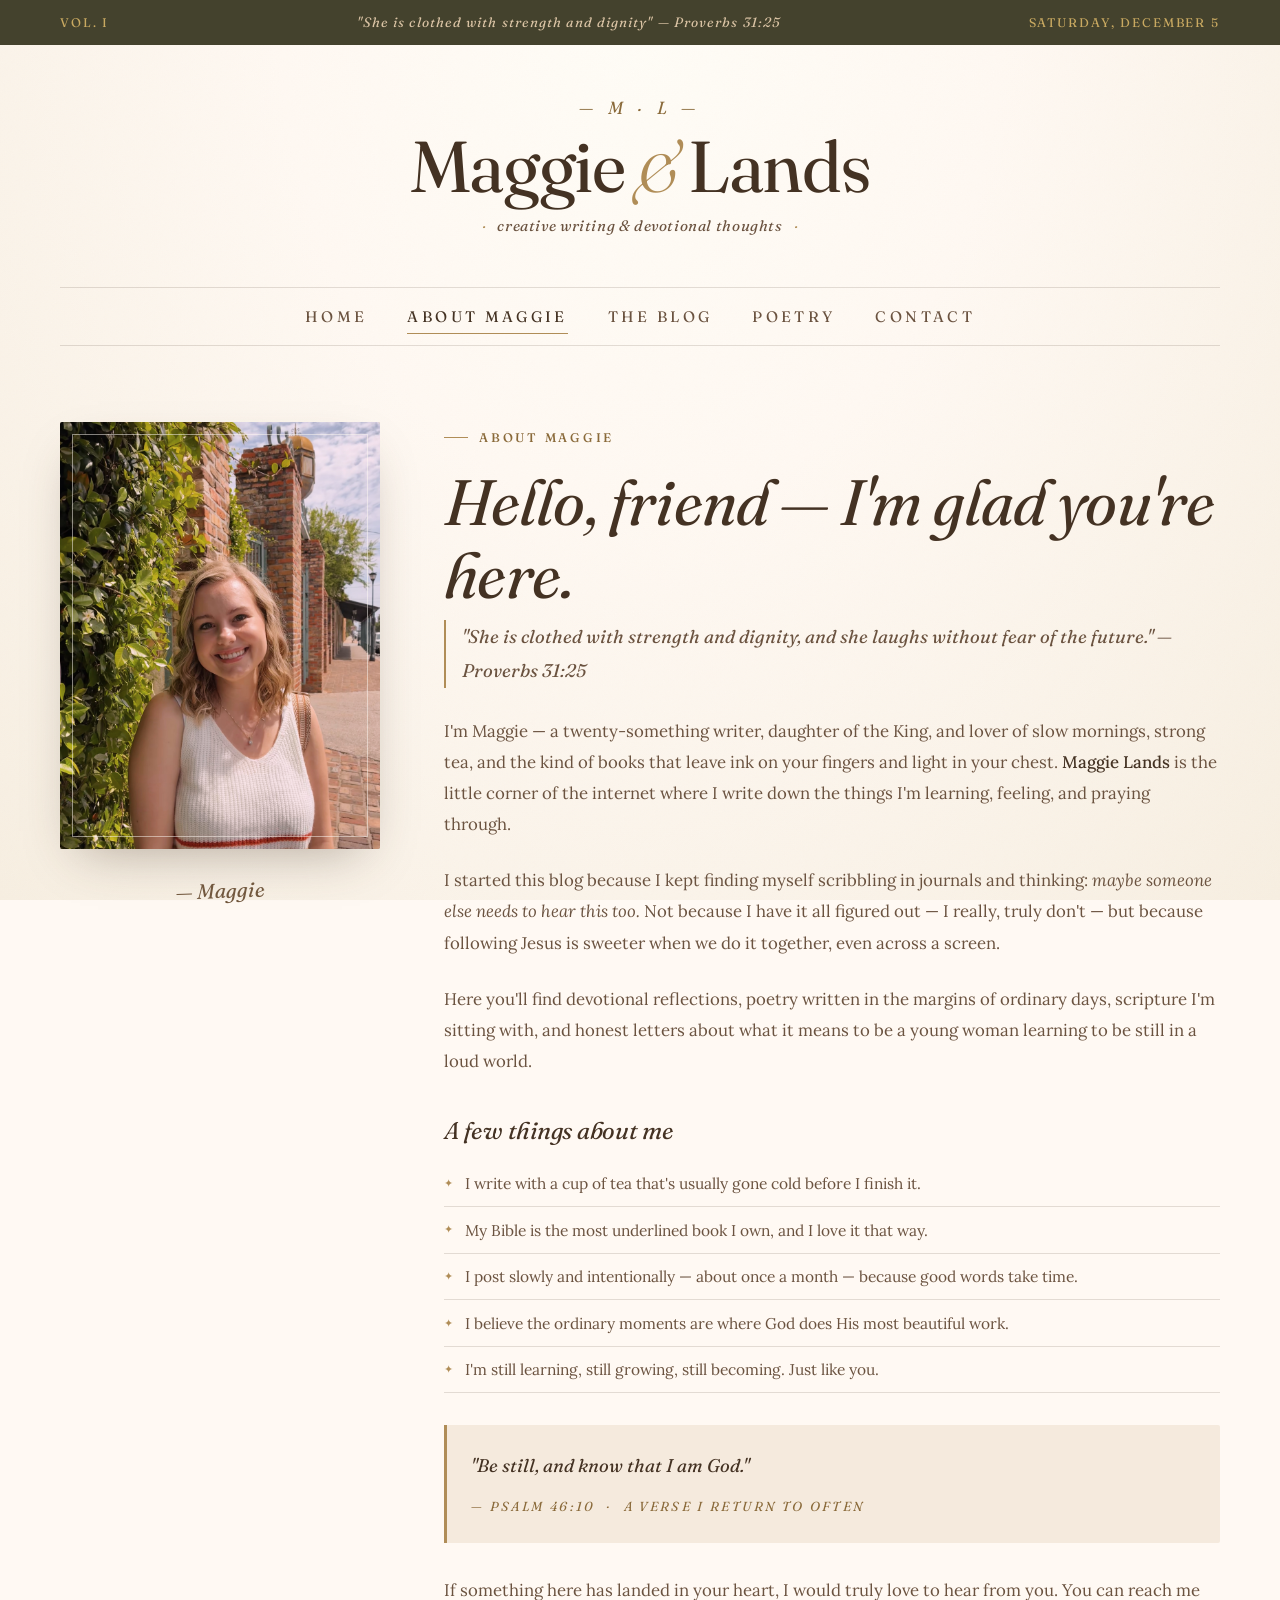
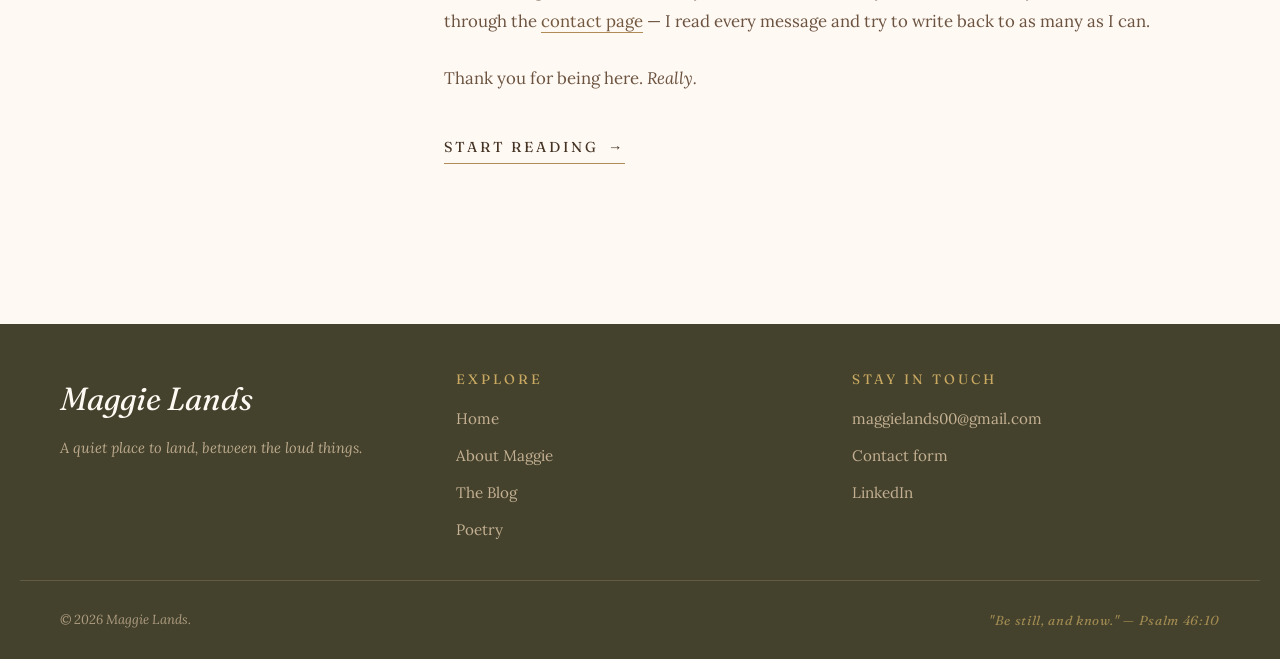
<file: about.html>
<!DOCTYPE html>
<html lang="en">
<head>
  <meta charset="UTF-8" /><meta name="viewport" content="width=device-width, initial-scale=1.0" />
  <title>About Maggie — Maggie Lands</title>
  <link rel="preconnect" href="https://fonts.googleapis.com" /><link rel="preconnect" href="https://fonts.gstatic.com" crossorigin />
  <link href="https://fonts.googleapis.com/css2?family=Fraunces:ital,opsz,wght@0,9..144,300;0,9..144,400;0,9..144,500;1,9..144,400&family=Lora:ital,wght@0,400;1,400&display=swap" rel="stylesheet" />
  <link rel="stylesheet" href="shared.css" />
  <style>
    .about-layout { display:grid;grid-template-columns:320px 1fr;gap:clamp(2rem,5vw,5rem);align-items:start;padding:var(--space-lg) 0 var(--space-xl); }

    /* Photo card */
    .about-photo-card { position:sticky;top:2rem; }
    .photo-frame { width:100%;aspect-ratio:3/4;border-radius:2px;overflow:hidden;position:relative;background:linear-gradient(135deg,var(--latte),var(--weathered));margin-bottom:1.5rem;box-shadow:0 20px 50px -20px rgba(68,50,35,.4); }
    .photo-frame img { width:100%;height:100%;object-fit:cover; }
    .photo-frame::after { content:"";position:absolute;inset:12px;border:1px solid rgba(255,249,243,.5);pointer-events:none; }
    .photo-frame .ph-art { width:100%;height:100%;display:flex;align-items:center;justify-content:center;font-size:6rem;flex-direction:column;gap:1rem; }
    .photo-caption { font-family:var(--font-display);font-style:italic;font-size:1.3rem;color:var(--clockwork);text-align:center;transform:rotate(-2deg);display:block; }

    /* Bio */
    .about-bio h1 { font-style:italic;font-weight:400;margin-bottom:.5rem; }
    .about-bio .tagline { font-family:var(--font-display);font-style:italic;font-size:1.15rem;color:var(--ink-soft);margin-bottom:var(--space-md);border-left:2px solid var(--gold);padding-left:1rem; }
    .about-bio p { font-size:1.05rem;line-height:1.85;color:var(--ink-soft);margin-bottom:1.5em; }
    .about-bio p strong { color:var(--ink);font-weight:500; }
    .about-bio h2 { font-style:italic;font-weight:400;font-size:1.5rem;margin:2.5rem 0 1rem;color:var(--ink); }

    /* Things I love */
    .loves-list { list-style:none;padding:0;margin:0 0 2rem; }
    .loves-list li { padding:.6rem 0;border-bottom:1px solid var(--rule);font-size:.97rem;color:var(--ink-soft);display:flex;align-items:center;gap:.75rem; }
    .loves-list li::before { content:"✦";color:var(--gold);font-size:.7rem;flex-shrink:0; }

    /* Quote block */
    .favorite-verse { background:var(--bg-warm);border-left:3px solid var(--gold);padding:1.5rem;margin:2rem 0;border-radius:0 2px 2px 0; }
    .favorite-verse blockquote { font-family:var(--font-display);font-style:italic;font-size:1.15rem;line-height:1.8;color:var(--ink);margin:0 0 .5rem; }
    .favorite-verse cite { font-family:var(--font-display);font-size:.82rem;text-transform:uppercase;letter-spacing:.18em;color:var(--gold-deep); }

    @media(max-width:860px){ .about-layout{grid-template-columns:1fr;} .about-photo-card{position:static;max-width:320px;margin:0 auto;} }
  </style>
</head>
<body>
  <a class="skip-link" href="#main">Skip to content</a>
  <div class="top-ribbon"><div class="container"><span>Vol. I</span><span class="verse">"She is clothed with strength and dignity" — Proverbs 31:25</span><span id="ribbon-date"></span></div></div>

  <header class="site-header"><div class="container">
    <a href="index.html" class="logo"><span class="logo-mark">— M · L —</span><span class="logo-text">Maggie<span class="amp">&amp;</span>Lands</span><span class="logo-sub">creative writing &amp; devotional thoughts</span></a>
    <nav class="primary-nav"><ul>
      <li><a href="index.html">Home</a></li><li><a href="about.html" class="current">About Maggie</a></li><li><a href="blog.html">The Blog</a></li><li><a href="poetry.html">Poetry</a></li><li><a href="contact.html">Contact</a></li>
    </ul></nav>
  </div></header>

  <main id="main">
    <div class="container">
      <div class="about-layout">

        <!-- Photo card (replace SVG with <img> when you have a real photo) -->
        <aside class="about-photo-card">
          <div class="photo-frame">
            <img src="maggie-photo.jpg" alt="Maggie" />
          </div>
          <span class="photo-caption">— Maggie</span>
        </aside>

        <!-- Bio -->
        <article class="about-bio">
          <span class="kicker">About Maggie</span>
          <h1>Hello, friend — I'm glad you're here.</h1>
          <p class="tagline">"She is clothed with strength and dignity, and she laughs without fear of the future." — Proverbs 31:25</p>

          <p>I'm Maggie — a twenty-something writer, daughter of the King, and lover of slow mornings, strong tea, and the kind of books that leave ink on your fingers and light in your chest. <strong>Maggie Lands</strong> is the little corner of the internet where I write down the things I'm learning, feeling, and praying through.</p>

          <p>I started this blog because I kept finding myself scribbling in journals and thinking: <em>maybe someone else needs to hear this too.</em> Not because I have it all figured out — I really, truly don't — but because following Jesus is sweeter when we do it together, even across a screen.</p>

          <p>Here you'll find devotional reflections, poetry written in the margins of ordinary days, scripture I'm sitting with, and honest letters about what it means to be a young woman learning to be still in a loud world.</p>

          <h2>A few things about me</h2>

          <ul class="loves-list">
            <li>I write with a cup of tea that's usually gone cold before I finish it.</li>
            <li>My Bible is the most underlined book I own, and I love it that way.</li>
            <li>I post slowly and intentionally — about once a month — because good words take time.</li>
            <li>I believe the ordinary moments are where God does His most beautiful work.</li>
            <li>I'm still learning, still growing, still becoming. Just like you.</li>
          </ul>

          <div class="favorite-verse">
            <blockquote>"Be still, and know that I am God."</blockquote>
            <cite>— Psalm 46:10 &nbsp;·&nbsp; a verse I return to often</cite>
          </div>

          <p>If something here has landed in your heart, I would truly love to hear from you. You can reach me through the <a href="contact.html" style="color:var(--clockwork);border-bottom:1px solid var(--gold);">contact page</a> — I read every message and try to write back to as many as I can.</p>

          <p>Thank you for being here. <em>Really.</em></p>

          <a href="blog.html" class="read-more" style="margin-top:1rem;">Start reading</a>
        </article>
      </div>
    </div>
  </main>

  <footer class="site-footer"><div class="container">
    <div class="footer-brand"><span class="footer-logo">Maggie Lands</span><p>A quiet place to land, between the loud things.</p></div>
    <div class="footer-col"><h4>Explore</h4><ul><li><a href="index.html">Home</a></li><li><a href="about.html">About Maggie</a></li><li><a href="blog.html">The Blog</a></li><li><a href="poetry.html">Poetry</a></li></ul></div>
    <div class="footer-col"><h4>Stay in Touch</h4><ul><li><a href="mailto:maggielands00@gmail.com">maggielands00@gmail.com</a></li><li><a href="contact.html">Contact form</a></li><li><a href="https://www.linkedin.com/in/maggielands00/">LinkedIn</a></li></ul></div>
  </div><div class="footer-bottom"><span>&copy; <span id="yr"></span> Maggie Lands.</span><span class="footer-verse">"Be still, and know." — Psalm 46:10</span></div></footer>

  <script>
    document.getElementById('ribbon-date').textContent = new Date().toLocaleDateString('en-US',{weekday:'long',month:'long',day:'numeric'});
    document.getElementById('yr').textContent = new Date().getFullYear();
  </script>
</body>
</html>
</file>
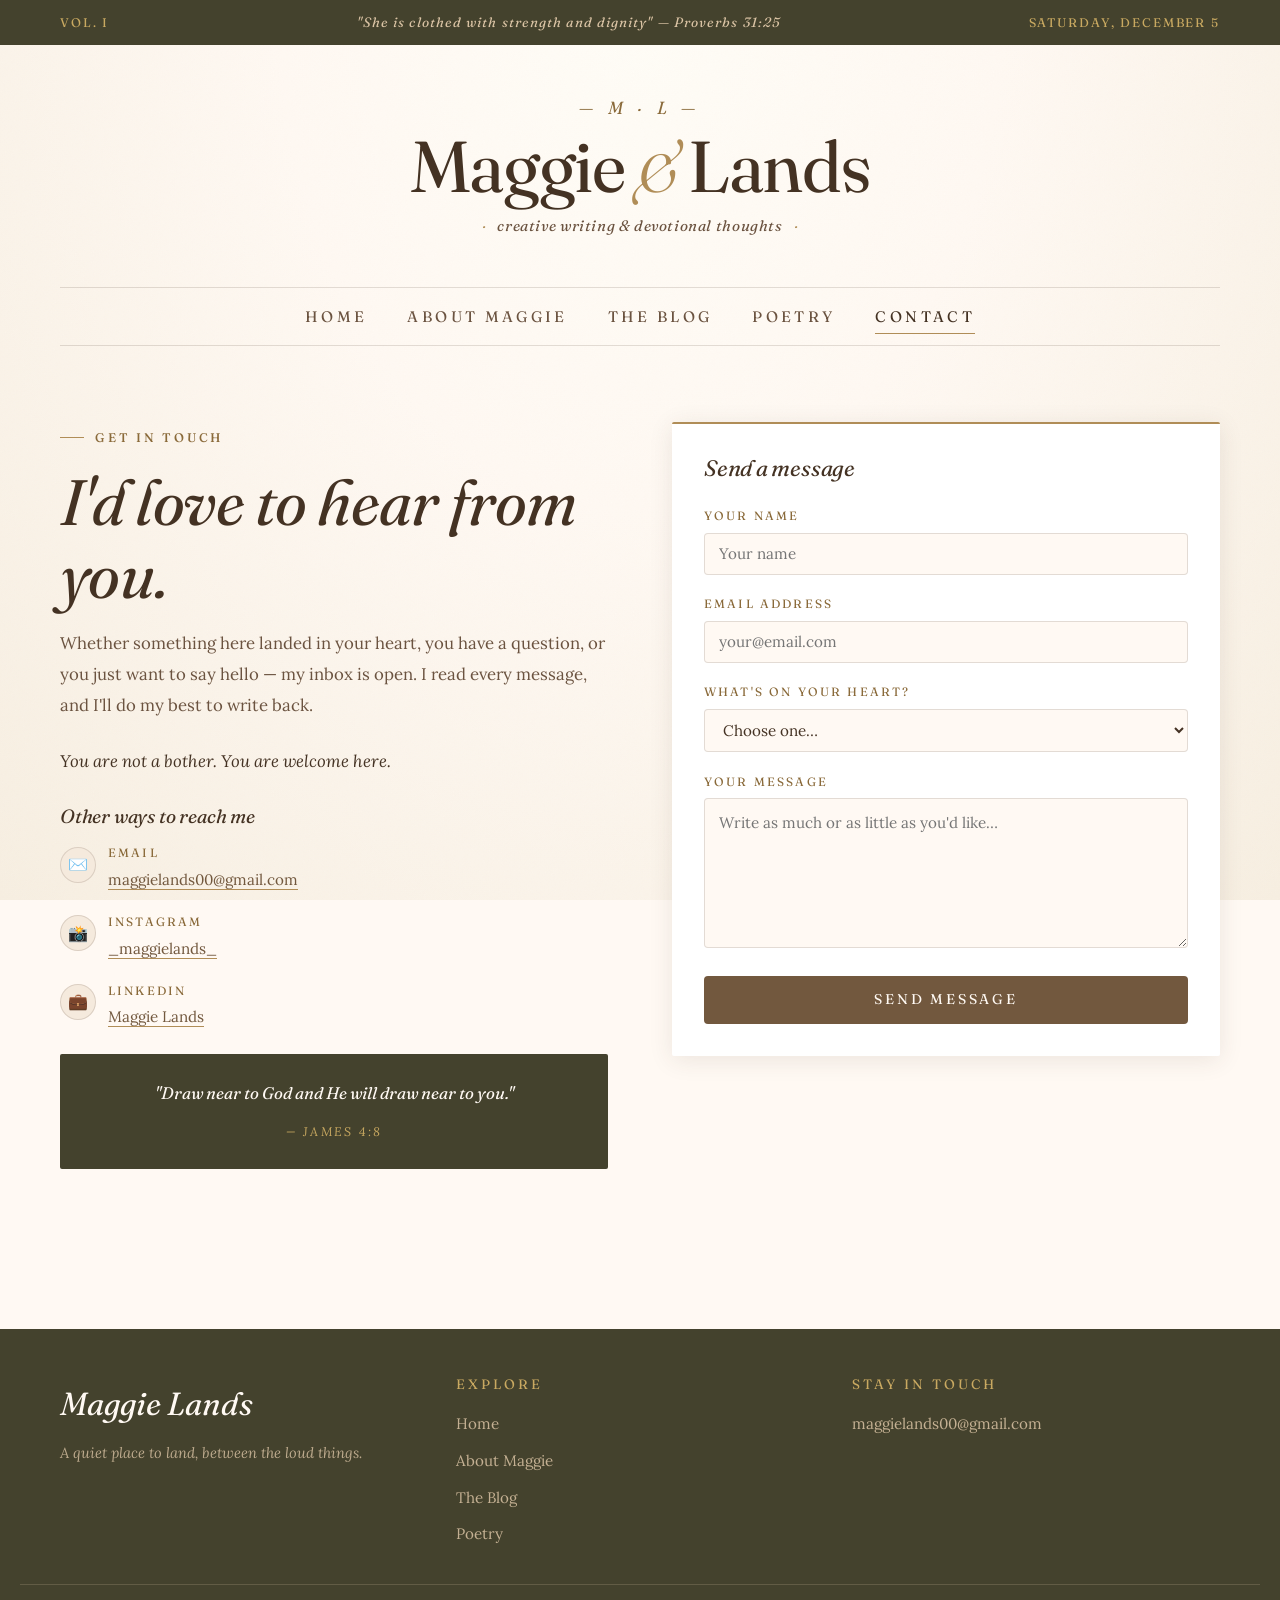
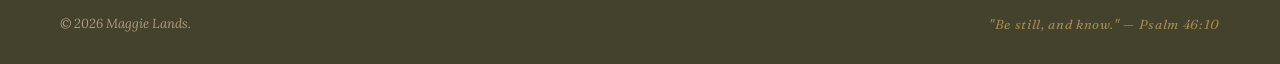
<file: contact.html>
<!DOCTYPE html>
<html lang="en">
<head>
  <meta charset="UTF-8" /><meta name="viewport" content="width=device-width, initial-scale=1.0" />
  <title>Contact — Maggie Lands</title>
  <link rel="preconnect" href="https://fonts.googleapis.com" /><link rel="preconnect" href="https://fonts.gstatic.com" crossorigin />
  <link href="https://fonts.googleapis.com/css2?family=Fraunces:ital,opsz,wght@0,9..144,300;0,9..144,400;0,9..144,500;1,9..144,400&family=Lora:ital,wght@0,400;1,400&display=swap" rel="stylesheet" />
  <link rel="stylesheet" href="shared.css" />
  <style>
    .contact-layout { display:grid;grid-template-columns:1fr 1fr;gap:clamp(2rem,5vw,5rem);align-items:start;padding:var(--space-lg) 0 var(--space-xl); }

    /* Left side — text */
    .contact-intro h1 { font-style:italic;font-weight:400;margin-bottom:1rem; }
    .contact-intro p { font-size:1.05rem;line-height:1.85;color:var(--ink-soft);margin-bottom:1.5em; }
    .contact-ways { margin-top:var(--space-md); }
    .contact-ways h3 { font-style:italic;font-weight:400;font-size:1.2rem;margin-bottom:1rem; }
    .contact-way { display:flex;align-items:flex-start;gap:.75rem;margin-bottom:1.2rem; }
    .way-icon { width:36px;height:36px;background:var(--bg-warm);border:1px solid var(--rule);border-radius:50%;display:flex;align-items:center;justify-content:center;font-size:1rem;flex-shrink:0;margin-top:.2rem; }
    .way-label { font-family:var(--font-display);font-size:.75rem;text-transform:uppercase;letter-spacing:.18em;color:var(--gold-deep);margin-bottom:.2rem; }
    .way-value { font-size:.95rem;color:var(--ink); }
    .way-value a { color:var(--clockwork);border-bottom:1px solid var(--gold);transition:color .2s; }
    .way-value a:hover { color:var(--cafe-noir); }

    /* Form card */
    .contact-form-card { background:white;border-radius:2px;padding:2rem;box-shadow:0 4px 24px rgba(68,50,35,.1);border-top:2px solid var(--gold); }
    .contact-form-card h2 { font-style:italic;font-weight:400;font-size:1.4rem;margin-bottom:1.5rem; }

    .form-group { margin-bottom:1.2rem; }
    label { display:block;font-family:var(--font-display);font-size:.75rem;text-transform:uppercase;letter-spacing:.18em;color:var(--gold-deep);margin-bottom:.4rem; }
    input[type="text"],input[type="email"],textarea,select {
      width:100%;padding:.65rem .9rem;font-family:var(--font-body);font-size:.95rem;color:var(--ink);background:var(--linen);
      border:1px solid var(--rule);border-radius:4px;outline:none;transition:border-color .2s,box-shadow .2s;
    }
    input:focus,textarea:focus { border-color:var(--gold);box-shadow:0 0 0 3px rgba(176,141,87,.12); }
    textarea { resize:vertical;min-height:150px;line-height:1.7; }

    .submit-btn { display:inline-flex;align-items:center;gap:.6rem;padding:.75rem 2rem;font-family:var(--font-display);font-size:.88rem;text-transform:uppercase;letter-spacing:.2em;background:var(--clockwork);color:var(--linen);border:none;border-radius:4px;cursor:pointer;transition:all .2s;width:100%;justify-content:center; }
    .submit-btn:hover { background:var(--cafe-noir);transform:translateY(-1px); }
    .submit-btn:disabled { opacity:.6;cursor:not-allowed;transform:none; }

    .form-success { display:none;text-align:center;padding:2rem;color:var(--ink-soft); }
    .form-success .icon { font-size:2.5rem;margin-bottom:.75rem; }
    .form-success h3 { font-style:italic;font-weight:400;margin-bottom:.5rem;color:var(--ink); }
    .form-success p { font-size:.95rem; }

    /* Scripture card */
    .scripture-card { background:var(--deep-olive);color:var(--latte);border-radius:2px;padding:1.5rem;margin-top:1.5rem;text-align:center; }
    .scripture-card blockquote { font-family:var(--font-display);font-style:italic;font-size:1.05rem;line-height:1.8;color:var(--linen);margin:0 0 .5rem; }
    .scripture-card cite { font-size:.78rem;text-transform:uppercase;letter-spacing:.18em;color:var(--gold-soft); }

    @media(max-width:800px){ .contact-layout{grid-template-columns:1fr;} }
  </style>
</head>
<body>
  <a class="skip-link" href="#main">Skip to content</a>
  <div class="top-ribbon"><div class="container"><span>Vol. I</span><span class="verse">"She is clothed with strength and dignity" — Proverbs 31:25</span><span id="ribbon-date"></span></div></div>

  <header class="site-header"><div class="container">
    <a href="index.html" class="logo"><span class="logo-mark">— M · L —</span><span class="logo-text">Maggie<span class="amp">&amp;</span>Lands</span><span class="logo-sub">creative writing &amp; devotional thoughts</span></a>
    <nav class="primary-nav"><ul>
      <li><a href="index.html">Home</a></li><li><a href="about.html">About Maggie</a></li><li><a href="blog.html">The Blog</a></li><li><a href="poetry.html">Poetry</a></li><li><a href="contact.html" class="current">Contact</a></li>
    </ul></nav>
  </div></header>

  <main id="main">
    <div class="container">
      <div class="contact-layout">

        <div class="contact-intro">
          <span class="kicker">Get in Touch</span>
          <h1>I'd love to hear from you.</h1>
          <p>Whether something here landed in your heart, you have a question, or you just want to say hello — my inbox is open. I read every message, and I'll do my best to write back.</p>
          <p style="font-style:italic;color:var(--ink);">You are not a bother. You are welcome here.</p>

          <div class="contact-ways">
            <h3>Other ways to reach me</h3>
            <div class="contact-way">
              <div class="way-icon">✉️</div>
              <div>
                <div class="way-label">Email</div>
                <div class="way-value"><a href="mailto:maggielands00@gmail.com">maggielands00@gmail.com</a></div>
              </div>
            </div>
            <div class="contact-way">
              <div class="way-icon">📸</div>
              <div>
                <div class="way-label">Instagram</div>
                <div class="way-value"><a href="https://instagram.com/_maggielands_">_maggielands_</a></div>
              </div>
            </div>
            <div class="contact-way">
              <div class="way-icon">💼</div>
              <div>
                <div class="way-label">LinkedIn</div>
                <div class="way-value"><a href="https://www.linkedin.com/in/maggielands00/">Maggie Lands</a></div>
              </div>
            </div>
          </div>

          <div class="scripture-card">
            <blockquote>"Draw near to God and He will draw near to you."</blockquote>
            <cite>— James 4:8</cite>
          </div>
        </div>

        <!-- Contact Form -->
        <div>
          <div class="contact-form-card">
            <h2>Send a message</h2>

            <form id="contact-form" onsubmit="handleSubmit(event)">
              <div class="form-group">
                <label for="name">Your Name</label>
                <input type="text" id="name" name="name" placeholder="Your name" required />
              </div>
              <div class="form-group">
                <label for="email">Email Address</label>
                <input type="email" id="email" name="email" placeholder="your@email.com" required />
              </div>
              <div class="form-group">
                <label for="subject">What's on your heart?</label>
                <select id="subject" name="subject">
                  <option value="">Choose one…</option>
                  <option>Something you wrote spoke to me</option>
                  <option>I have a question</option>
                  <option>Just saying hello</option>
                  <option>Prayer request</option>
                  <option>Something else</option>
                </select>
              </div>
              <div class="form-group">
                <label for="message">Your Message</label>
                <textarea id="message" name="message" placeholder="Write as much or as little as you'd like…" required></textarea>
              </div>
              <button type="submit" class="submit-btn" id="submit-btn">Send Message</button>
            </form>

            <div class="form-success" id="form-success">
              <div class="icon">💌</div>
              <h3>Message sent — thank you!</h3>
              <p>I'll read your note soon and do my best to write back. In the meantime, be still and know.</p>
            </div>
          </div>
        </div>

      </div>
    </div>
  </main>

  <footer class="site-footer"><div class="container">
    <div class="footer-brand"><span class="footer-logo">Maggie Lands</span><p>A quiet place to land, between the loud things.</p></div>
    <div class="footer-col"><h4>Explore</h4><ul><li><a href="index.html">Home</a></li><li><a href="about.html">About Maggie</a></li><li><a href="blog.html">The Blog</a></li><li><a href="poetry.html">Poetry</a></li></ul></div>
    <div class="footer-col"><h4>Stay in Touch</h4><ul><li><a href="mailto:maggielands00@gmail.com">maggielands00@gmail.com</a></li></ul></div>
  </div><div class="footer-bottom"><span>&copy; <span id="yr"></span> Maggie Lands.</span><span class="footer-verse">"Be still, and know." — Psalm 46:10</span></div></footer>

  <script>
    document.getElementById('ribbon-date').textContent = new Date().toLocaleDateString('en-US',{weekday:'long',month:'long',day:'numeric'});
    document.getElementById('yr').textContent = new Date().getFullYear();

    function handleSubmit(e){
      e.preventDefault();
      const btn = document.getElementById('submit-btn');
      btn.textContent = 'Sending…';
      btn.disabled = true;

      // Build mailto link (no backend needed)
      const name = document.getElementById('name').value;
      const email = document.getElementById('email').value;
      const subject = document.getElementById('subject').value || 'Message from maggielands.com';
      const message = document.getElementById('message').value;
      const body = `Name: ${name}\nEmail: ${email}\n\n${message}`;
      const mailto = `mailto:maggielands00@gmail.com?subject=${encodeURIComponent(subject)}&body=${encodeURIComponent(body)}`;

      window.location.href = mailto;

      // Show success state after short delay
      setTimeout(()=>{
        document.getElementById('contact-form').style.display = 'none';
        document.getElementById('form-success').style.display = 'block';
      }, 800);
    }
  </script>
</body>
</html>
</file>
<file: shared.css>
/* =====================================================
   shared.css — Maggie Lands shared styles
   Used by: index, blog, post, poetry, about, contact
===================================================== */

:root {
  --clockwork: #72583E;
  --cedar: #7C7960;
  --latte: #DBC4A5;
  --deep-olive: #44422D;
  --cafe-noir: #443223;
  --mauve: #755151;
  --weathered: #A08670;
  --linen: #FFF9F3;
  --bg-warm: #F5EADD;
  --gold: #B08D57;
  --gold-soft: #C9A961;
  --gold-deep: #8A6A3A;
  --ink: #443223;
  --ink-soft: #6B5340;
  --rule: rgba(68,50,35,0.15);
  --success: #4A7C59;
  --font-display: "Fraunces", Georgia, serif;
  --font-body: "Lora", Georgia, serif;
  --space-xs: 0.5rem;
  --space-sm: 1rem;
  --space-md: 1.75rem;
  --space-lg: 3rem;
  --space-xl: 5rem;
  --container: 1240px;
  --radius: 4px;
}

*, *::before, *::after { box-sizing: border-box; }

html { scroll-behavior: smooth; -webkit-text-size-adjust: 100%; }

body {
  margin: 0;
  font-family: var(--font-body);
  font-size: 17px;
  line-height: 1.7;
  color: var(--ink);
  background: var(--linen);
  background-image: radial-gradient(ellipse at top, #FFFDF7 0%, var(--linen) 40%, #F7EFE2 100%);
  background-attachment: fixed;
  -webkit-font-smoothing: antialiased;
}

body::before {
  content: "";
  position: fixed;
  inset: 0;
  pointer-events: none;
  z-index: 1;
  opacity: 0.3;
  mix-blend-mode: multiply;
  background-image: url("data:image/svg+xml;utf8,<svg xmlns='http://www.w3.org/2000/svg' width='180' height='180'><filter id='n'><feTurbulence type='fractalNoise' baseFrequency='0.9' numOctaves='2' stitchTiles='stitch'/><feColorMatrix values='0 0 0 0 0.27 0 0 0 0 0.2 0 0 0 0 0.14 0 0 0 0.06 0'/></filter><rect width='100%' height='100%' filter='url(%23n)'/></svg>");
}

img, svg { display: block; max-width: 100%; }
a { color: inherit; text-decoration: none; }
button { font: inherit; cursor: pointer; }
p { margin: 0 0 1em; }

h1, h2, h3, h4 {
  font-family: var(--font-display);
  font-weight: 400;
  color: var(--ink);
  letter-spacing: -0.01em;
  line-height: 1.15;
  margin: 0 0 0.5em;
}
h1 { font-size: clamp(2.2rem, 5vw, 4rem); }
h2 { font-size: clamp(1.7rem, 3vw, 2.5rem); }
h3 { font-size: clamp(1.2rem, 2vw, 1.6rem); }

/* ── Utilities ── */
.kicker {
  display: inline-block;
  font-family: var(--font-display);
  font-size: 0.78rem;
  font-weight: 500;
  text-transform: uppercase;
  letter-spacing: 0.22em;
  color: var(--gold-deep);
  margin-bottom: 1rem;
}
.kicker::before {
  content: "";
  display: inline-block;
  width: 1.5rem;
  height: 1px;
  background: var(--gold);
  vertical-align: middle;
  margin-right: 0.7rem;
  transform: translateY(-2px);
}

.section-heading { text-align: center; margin-bottom: var(--space-lg); }
.section-heading h2 { font-style: italic; font-weight: 400; margin-bottom: 0.4rem; }
.section-heading .kicker { margin-bottom: 0.6rem; }
.section-heading .kicker::before { display: none; }

.container {
  width: 100%;
  max-width: var(--container);
  margin: 0 auto;
  padding: 0 clamp(1.25rem, 4vw, 2.5rem);
  position: relative;
  z-index: 2;
}

.ornament {
  display: flex;
  align-items: center;
  justify-content: center;
  gap: 1.25rem;
  margin: var(--space-lg) auto;
  max-width: 320px;
  color: var(--gold);
}
.ornament .line { flex: 1; height: 1px; background: linear-gradient(to right, transparent, var(--gold), transparent); }
.ornament svg { width: 22px; height: 22px; flex-shrink: 0; }

.read-more {
  display: inline-flex;
  align-items: center;
  gap: 0.6rem;
  font-family: var(--font-display);
  font-size: 0.9rem;
  letter-spacing: 0.2em;
  text-transform: uppercase;
  color: var(--ink);
  border-bottom: 1px solid var(--gold);
  padding-bottom: 4px;
  transition: gap 0.25s ease, color 0.25s ease;
  text-decoration: none;
}
.read-more::after { content: "→"; transition: transform 0.25s ease; }
.read-more:hover { color: var(--clockwork); gap: 0.9rem; }
.read-more:hover::after { transform: translateX(3px); }

/* ── Skip Link ── */
.skip-link { position:absolute;left:-9999px;top:1rem;background:var(--ink);color:var(--linen);padding:.5rem 1rem;z-index:100; }
.skip-link:focus { left:1rem; }

/* ── Top Ribbon ── */
.top-ribbon {
  background: var(--deep-olive);
  color: var(--linen);
  font-family: var(--font-display);
  font-size: 0.78rem;
  letter-spacing: 0.15em;
  text-transform: uppercase;
  position: relative;
  z-index: 2;
}
.top-ribbon .container { display:flex;align-items:center;justify-content:space-between;gap:1rem;padding-top:.7rem;padding-bottom:.7rem; }
.top-ribbon .verse { font-style:italic;letter-spacing:.08em;text-transform:none;color:var(--latte);flex:1;text-align:center;font-size:.85rem; }
.top-ribbon span:first-child, .top-ribbon span:last-child { color:var(--gold-soft); }
@media(max-width:720px){ .top-ribbon span:first-child,.top-ribbon span:last-child{display:none;} }

/* ── Site Header ── */
.site-header { padding:var(--space-lg) 0 var(--space-md);text-align:center;position:relative;z-index:2; }
.logo { display:inline-block;margin-bottom:1.5rem;text-decoration:none; }
.logo-mark { display:block;font-family:var(--font-display);font-style:italic;font-size:1.1rem;color:var(--gold-deep);letter-spacing:.3em;text-transform:uppercase;margin-bottom:.4rem; }
.logo-text { display:block;font-family:var(--font-display);font-size:clamp(2.8rem,6vw,4.5rem);font-weight:400;line-height:1;color:var(--ink);letter-spacing:-.02em; }
.amp { font-style:italic;color:var(--gold);font-weight:300;margin:0 .15em; }
.logo-sub { display:block;margin-top:.7rem;font-family:var(--font-display);font-style:italic;font-size:.95rem;color:var(--ink-soft);letter-spacing:.04em; }
.logo-sub::before,.logo-sub::after { content:"·";color:var(--gold);margin:0 .7rem; }

/* ── Primary Nav ── */
.primary-nav { border-top:1px solid var(--rule);border-bottom:1px solid var(--rule);padding:.9rem 0;margin-top:1.5rem; }
.primary-nav ul { list-style:none;margin:0;padding:0;display:flex;justify-content:center;flex-wrap:wrap;gap:clamp(1rem,4vw,2.5rem); }
.primary-nav a { font-family:var(--font-display);font-size:.95rem;text-transform:uppercase;letter-spacing:.22em;color:var(--ink-soft);padding:.25rem 0;position:relative;transition:color .25s; }
.primary-nav a::after { content:"";position:absolute;left:50%;bottom:-4px;width:0;height:1px;background:var(--gold);transition:width .3s,left .3s; }
.primary-nav a:hover,.primary-nav a:focus-visible { color:var(--clockwork);outline:none; }
.primary-nav a:hover::after,.primary-nav a:focus-visible::after,.primary-nav a.current::after { width:100%;left:0; }
.primary-nav a.current { color:var(--ink); }

/* ── Footer ── */
.site-footer { margin-top:var(--space-xl);padding:var(--space-lg) 0 var(--space-md);background:var(--deep-olive);color:var(--latte);position:relative;z-index:2; }
.site-footer .container { display:grid;grid-template-columns:1fr 1fr 1fr;gap:var(--space-md);padding-bottom:var(--space-md);border-bottom:1px solid rgba(219,196,165,.2); }
.footer-logo { display:block;font-family:var(--font-display);font-style:italic;font-size:2rem;color:var(--linen);margin-bottom:.5rem; }
.footer-brand p { font-size:.92rem;color:var(--latte);opacity:.8;font-style:italic; }
.footer-col h4 { font-family:var(--font-display);color:var(--gold-soft);font-size:.85rem;letter-spacing:.22em;text-transform:uppercase;margin-bottom:1rem; }
.footer-col ul { list-style:none;padding:0;margin:0; }
.footer-col li { margin-bottom:.5rem; }
.footer-col a { color:var(--latte);font-size:.95rem;opacity:.85;transition:opacity .2s,color .2s; }
.footer-col a:hover { color:var(--gold-soft);opacity:1; }
.footer-bottom { max-width:var(--container);margin:var(--space-md) auto 0;padding:0 clamp(1.25rem,4vw,2.5rem);display:flex;justify-content:space-between;align-items:center;gap:1rem;flex-wrap:wrap;font-size:.82rem;color:var(--latte);opacity:.7;font-style:italic; }
.footer-verse { color:var(--gold-soft);font-family:var(--font-display);letter-spacing:.05em; }
@media(max-width:700px){ .site-footer .container{grid-template-columns:1fr;} }
</file>
